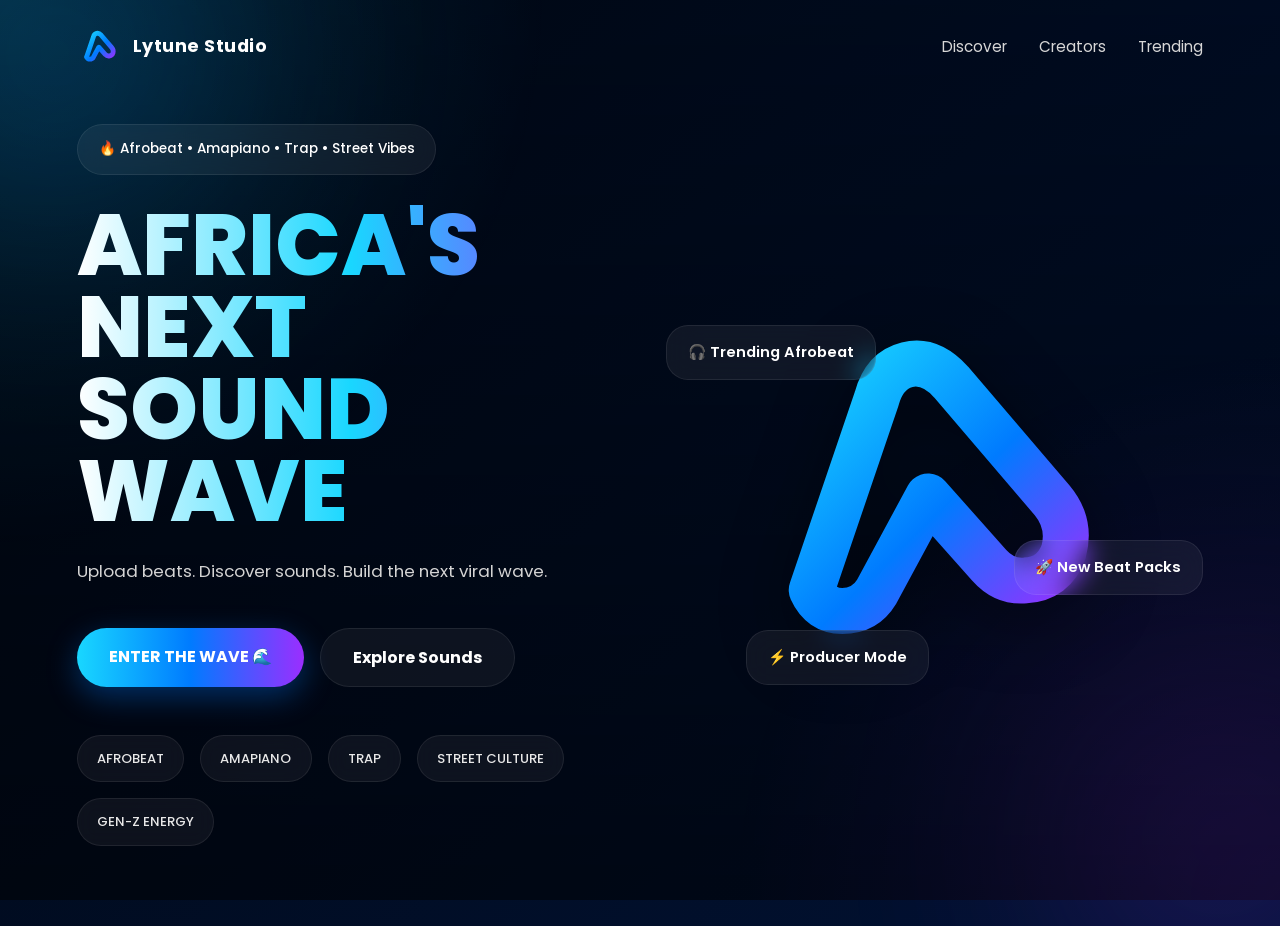
<file: index.html>
<!DOCTYPE html>
<html lang="en">
<head>
  <meta charset="UTF-8" />
  <meta name="viewport" content="width=device-width, initial-scale=1.0" />

  <title>Lytune Studio</title> 
  <link rel="icon" type="image/svg+xml" href="assets/images/logo.svg">
  <link rel="alternate icon" type="image/png" href="assets/images/logo.png">
  <link href="https://fonts.googleapis.com/css2?family=Poppins:wght@300;400;500;600;700;800&display=swap" rel="stylesheet">
  <link rel="stylesheet" href="style.css">
</head>

<body>

  <!-- Background Effects -->
  <div class="bg-blur blur1"></div>
  <div class="bg-blur blur2"></div>
  <div class="noise"></div>

  <!-- HEADER -->
  <header class="topbar">

    <div class="brand">

      <div class="mini-logo">

        <svg viewBox="0 0 220 220" xmlns="http://www.w3.org/2000/svg">

          <defs>
            <linearGradient id="lytuneGradient1" x1="0%" y1="0%" x2="100%" y2="100%">
              <stop offset="0%" stop-color="#19D7FF"/>
              <stop offset="55%" stop-color="#007BFF"/>
              <stop offset="100%" stop-color="#9B2EFF"/>
            </linearGradient>
          </defs>

          <path
            d="M48 165 L82 65 Q86 50 98 47 Q110 44 121 56 L174 118 Q184 130 180 145 Q175 159 160 160 Q149 161 141 152 L109 116 L82 166 Q76 176 64 176 Q53 176 48 165"
            fill="none"
            stroke="url(#lytuneGradient1)"
            stroke-width="24"
            stroke-linecap="round"
            stroke-linejoin="round"
          />

        </svg>

      </div>

      <span>Lytune Studio</span>

    </div>

    <nav>
      <a href="#">Discover</a>
      <a href="#">Creators</a>
      <a href="#">Trending</a>
    </nav>

  </header>

  <!-- HERO -->
  <section class="hero">

    <div class="hero-content">

      <div class="hero-badge">
        🔥 Afrobeat • Amapiano • Trap • Street Vibes
      </div>

      <h1>
        AFRICA'S
        <span>NEXT SOUND</span>
        <span>WAVE</span>
      </h1>

      <p>
        Upload beats. Discover sounds.
        Build the next viral wave.
      </p>

      <div class="hero-buttons">
        <a href="home.html" class="main-btn">
          ENTER THE WAVE 🌊
        </a>

        <a href="#" class="ghost-btn">
          Explore Sounds
        </a>
      </div>

      <div class="vibe-strip">
        <span>AFROBEAT</span>
        <span>AMAPIANO</span>
        <span>TRAP</span>
        <span>STREET CULTURE</span>
        <span>GEN-Z ENERGY</span>
      </div>

    </div>

    <!-- RIGHT VISUAL -->

    <div class="hero-visual">

      <div class="main-logo">

        <svg viewBox="0 0 220 220" xmlns="http://www.w3.org/2000/svg">

          <defs>
            <linearGradient id="lytuneGradient2" x1="0%" y1="0%" x2="100%" y2="100%">
              <stop offset="0%" stop-color="#19D7FF"/>
              <stop offset="55%" stop-color="#007BFF"/>
              <stop offset="100%" stop-color="#9B2EFF"/>
            </linearGradient>
          </defs>

          <path
            d="M48 165 L82 65 Q86 50 98 47 Q110 44 121 56 L174 118 Q184 130 180 145 Q175 159 160 160 Q149 161 141 152 L109 116 L82 166 Q76 176 64 176 Q53 176 48 165"
            fill="none"
            stroke="url(#lytuneGradient2)"
            stroke-width="24"
            stroke-linecap="round"
            stroke-linejoin="round"
          />

        </svg>

      </div>

      <div class="floating-card card1">
        🎧 Trending Afrobeat
      </div>

      <div class="floating-card card2">
        🚀 New Beat Packs
      </div>

      <div class="floating-card card3">
        ⚡ Producer Mode
      </div>

    </div>

  </section>

</body>
</html>
</file>
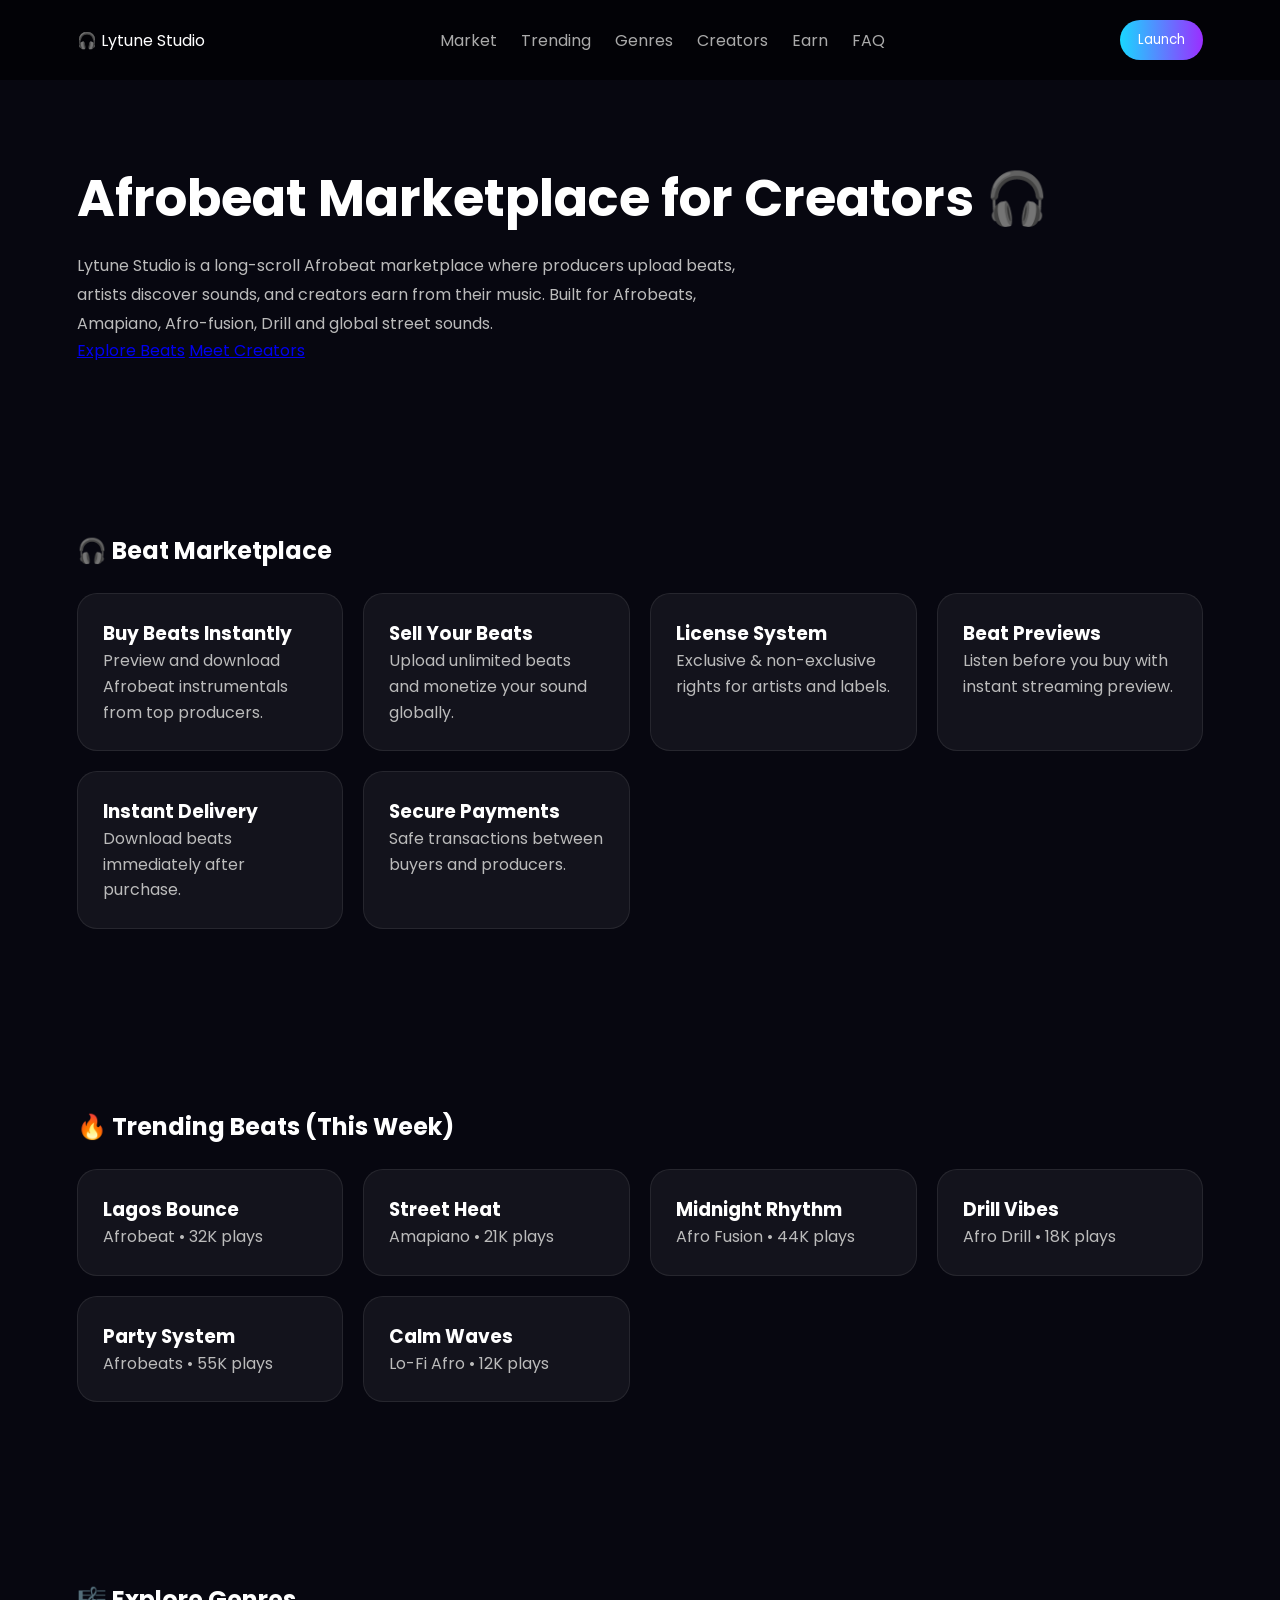
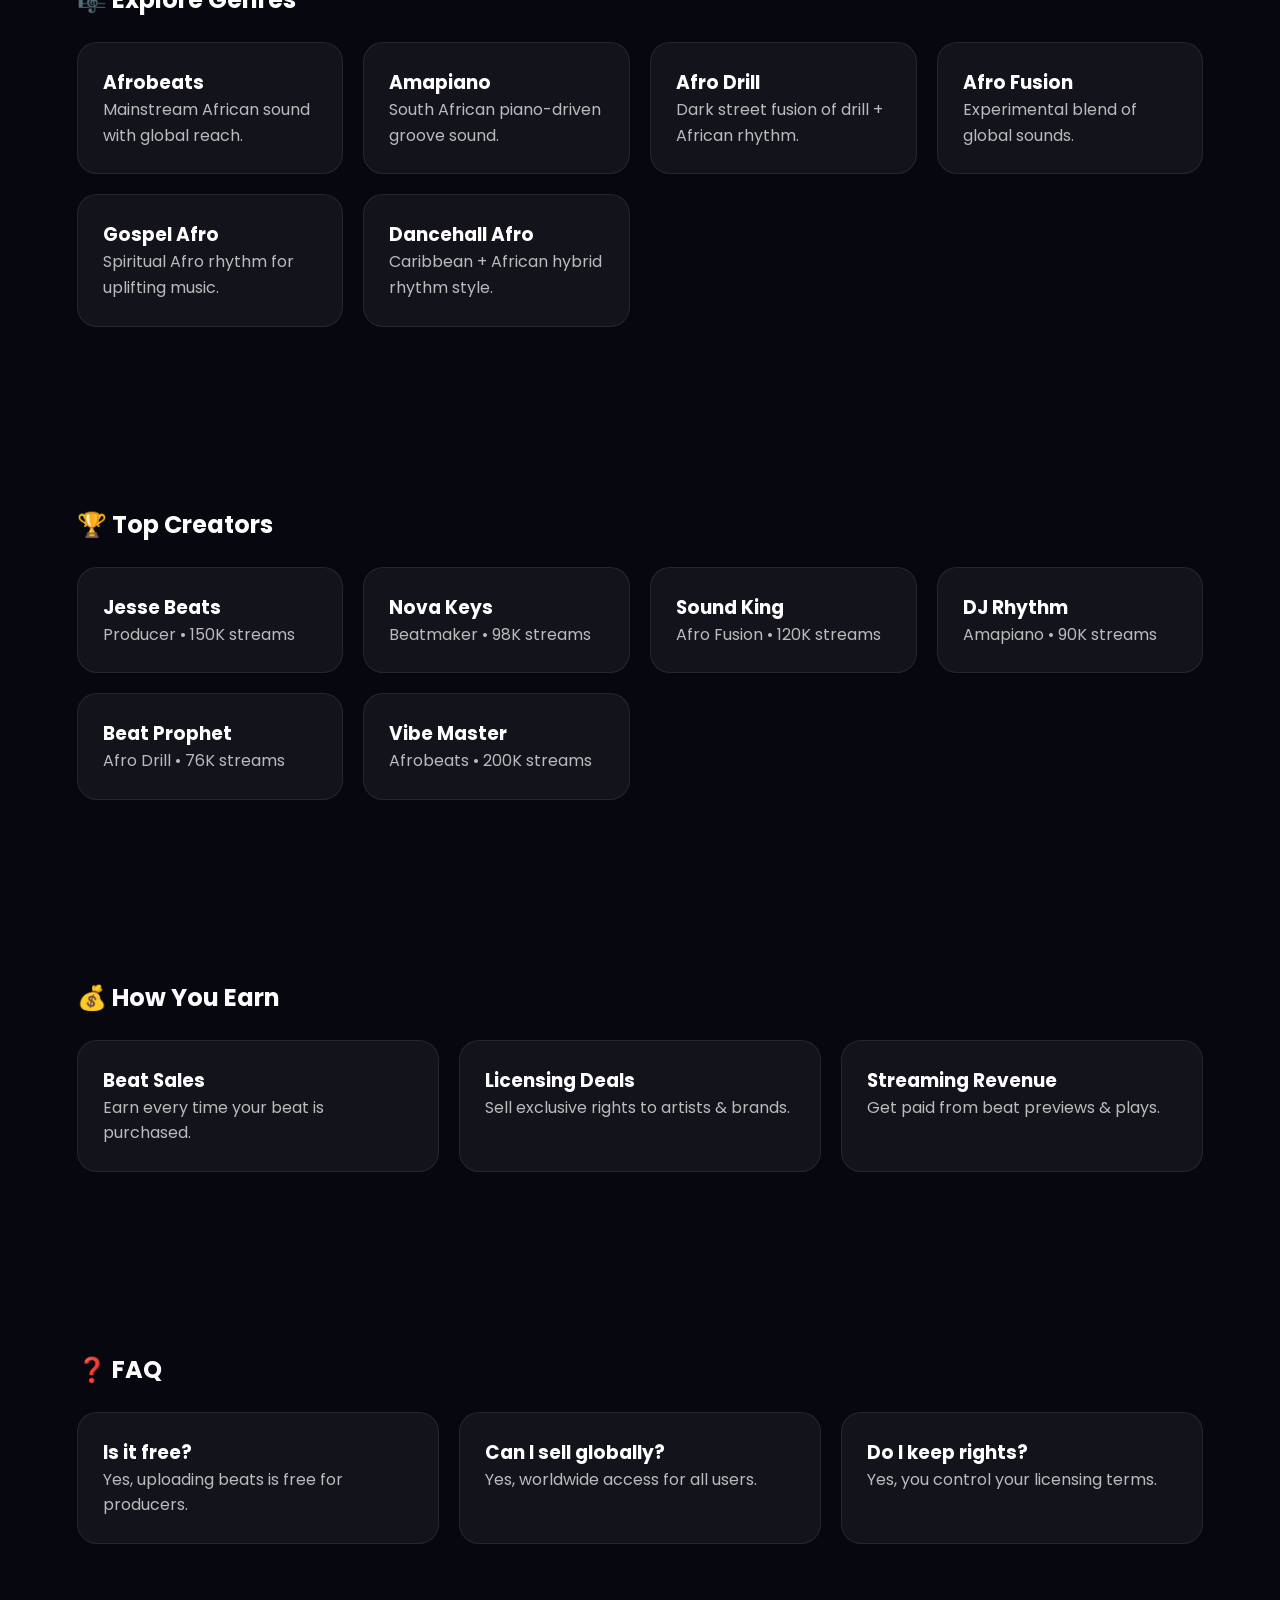
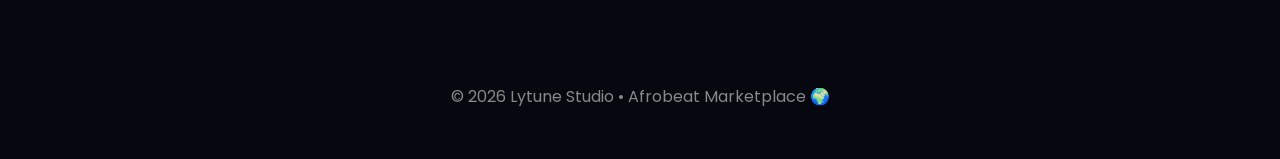
<file: home.html>
<!DOCTYPE html>
<html lang="en">
<head>
  <meta charset="UTF-8">
  <meta name="viewport" content="width=device-width, initial-scale=1.0">
  <title>Lytune Studio</title>

  <link rel="stylesheet" href="home.css">
  <link href="https://fonts.googleapis.com/css2?family=Poppins:wght@300;400;500;600;700;800&display=swap" rel="stylesheet">
</head>

<body>

<header class="nav">
  <div class="logo">🎧 Lytune Studio</div>

  <nav>
    <a href="#market">Market</a>
    <a href="#trending">Trending</a>
    <a href="#genres">Genres</a>
    <a href="#creators">Creators</a>
    <a href="#earn">Earn</a>
    <a href="#faq">FAQ</a>
  </nav>

  <button onclick="document.getElementById('market').scrollIntoView()">
    Launch
  </button>
</header>

<!-- HERO -->
<section class="hero">

  <h1>Afrobeat Marketplace for Creators 🎧</h1>

  <p>
    Lytune Studio is a long-scroll Afrobeat marketplace where producers upload beats,
    artists discover sounds, and creators earn from their music. Built for Afrobeats,
    Amapiano, Afro-fusion, Drill and global street sounds.
  </p>

  <div class="buttons">
    <a href="#market" class="primary">Explore Beats</a>
    <a href="#creators" class="secondary">Meet Creators</a>
  </div>

</section>

<!-- MARKETPLACE -->
<section id="market" class="section">

  <h2>🎧 Beat Marketplace</h2>

  <div class="grid">

    <div class="card">
      <h3>Buy Beats Instantly</h3>
      <p>Preview and download Afrobeat instrumentals from top producers.</p>
    </div>

    <div class="card">
      <h3>Sell Your Beats</h3>
      <p>Upload unlimited beats and monetize your sound globally.</p>
    </div>

    <div class="card">
      <h3>License System</h3>
      <p>Exclusive & non-exclusive rights for artists and labels.</p>
    </div>

    <div class="card">
      <h3>Beat Previews</h3>
      <p>Listen before you buy with instant streaming preview.</p>
    </div>

    <div class="card">
      <h3>Instant Delivery</h3>
      <p>Download beats immediately after purchase.</p>
    </div>

    <div class="card">
      <h3>Secure Payments</h3>
      <p>Safe transactions between buyers and producers.</p>
    </div>

  </div>

</section>

<!-- TRENDING -->
<section id="trending" class="section">

  <h2>🔥 Trending Beats (This Week)</h2>

  <div class="grid">

    <div class="card"><h3>Lagos Bounce</h3><p>Afrobeat • 32K plays</p></div>
    <div class="card"><h3>Street Heat</h3><p>Amapiano • 21K plays</p></div>
    <div class="card"><h3>Midnight Rhythm</h3><p>Afro Fusion • 44K plays</p></div>
    <div class="card"><h3>Drill Vibes</h3><p>Afro Drill • 18K plays</p></div>
    <div class="card"><h3>Party System</h3><p>Afrobeats • 55K plays</p></div>
    <div class="card"><h3>Calm Waves</h3><p>Lo-Fi Afro • 12K plays</p></div>

  </div>

</section>

<!-- GENRES -->
<section id="genres" class="section">

  <h2>🎼 Explore Genres</h2>

  <div class="grid">

    <div class="card"><h3>Afrobeats</h3><p>Mainstream African sound with global reach.</p></div>
    <div class="card"><h3>Amapiano</h3><p>South African piano-driven groove sound.</p></div>
    <div class="card"><h3>Afro Drill</h3><p>Dark street fusion of drill + African rhythm.</p></div>
    <div class="card"><h3>Afro Fusion</h3><p>Experimental blend of global sounds.</p></div>
    <div class="card"><h3>Gospel Afro</h3><p>Spiritual Afro rhythm for uplifting music.</p></div>
    <div class="card"><h3>Dancehall Afro</h3><p>Caribbean + African hybrid rhythm style.</p></div>

  </div>

</section>

<!-- CREATORS -->
<section id="creators" class="section">

  <h2>🏆 Top Creators</h2>

  <div class="grid">

    <div class="card"><h3>Jesse Beats</h3><p>Producer • 150K streams</p></div>
    <div class="card"><h3>Nova Keys</h3><p>Beatmaker • 98K streams</p></div>
    <div class="card"><h3>Sound King</h3><p>Afro Fusion • 120K streams</p></div>
    <div class="card"><h3>DJ Rhythm</h3><p>Amapiano • 90K streams</p></div>
    <div class="card"><h3>Beat Prophet</h3><p>Afro Drill • 76K streams</p></div>
    <div class="card"><h3>Vibe Master</h3><p>Afrobeats • 200K streams</p></div>

  </div>

</section>

<!-- EARN -->
<section id="earn" class="section">

  <h2>💰 How You Earn</h2>

  <div class="grid">

    <div class="card"><h3>Beat Sales</h3><p>Earn every time your beat is purchased.</p></div>
    <div class="card"><h3>Licensing Deals</h3><p>Sell exclusive rights to artists & brands.</p></div>
    <div class="card"><h3>Streaming Revenue</h3><p>Get paid from beat previews & plays.</p></div>

  </div>

</section>

<!-- FAQ -->
<section id="faq" class="section">

  <h2>❓ FAQ</h2>

  <div class="grid">

    <div class="card"><h3>Is it free?</h3><p>Yes, uploading beats is free for producers.</p></div>
    <div class="card"><h3>Can I sell globally?</h3><p>Yes, worldwide access for all users.</p></div>
    <div class="card"><h3>Do I keep rights?</h3><p>Yes, you control your licensing terms.</p></div>

  </div>

</section>

<footer>
  © 2026 Lytune Studio • Afrobeat Marketplace 🌍
</footer>

</body>
</html>
</file>
<file: style.css>
:root{
      color-scheme:dark;

      --bg-1:#020617;
      --bg-2:#04167a;
      --bg-3:#02153e;
      --bg-4:#000814;

      --accent-1:#19D7FF;
      --accent-2:#007BFF;
      --accent-3:#9B2EFF;

      --white:#ffffff;
    }

    *{
      margin:0;
      padding:0;
      box-sizing:border-box;
      font-family:'Poppins',sans-serif;
    }

    html{
      scroll-behavior:smooth;
    }

    body{
      min-height:100vh;
      overflow:hidden;

      display:flex;
      flex-direction:column;

      background:
      linear-gradient(
        -45deg,
        var(--bg-1),
        var(--bg-2),
        var(--bg-3),
        var(--bg-4)
      );

      background-size:400% 400%;
      animation:bgMove 10s ease infinite;

      color:white;

      position:relative;
    }

    body::before{
      content:"";

      position:fixed;
      inset:0;

      background:
      radial-gradient(circle at top left, rgba(25,215,255,.18), transparent 35%),
      radial-gradient(circle at bottom right, rgba(155,46,255,.18), transparent 35%);

      pointer-events:none;
    }

    body::after{
      content:"";

      position:fixed;
      inset:0;

      background:
      linear-gradient(
        to bottom,
        rgba(0,0,0,.15),
        rgba(0,0,0,.5)
      );

      pointer-events:none;
    }

    .noise{
      position:fixed;
      inset:0;

      opacity:.03;

      background-image:url('https://www.transparenttextures.com/patterns/asfalt-light.png');

      pointer-events:none;
    }

    .bg-blur{
      position:fixed;
      border-radius:50%;
      filter:blur(120px);
      z-index:-1;
    }

    .blur1{
      width:350px;
      height:350px;

      background:#008cff;

      top:-120px;
      left:-120px;

      opacity:.25;
    }

    .blur2{
      width:320px;
      height:320px;

      background:#9B2EFF;

      bottom:-100px;
      right:-100px;

      opacity:.2;
    }

    /* HEADER */

    .topbar{
      width:100%;
      max-width:1300px;

      margin:auto;

      padding:1.5rem 6%;

      display:flex;
      justify-content:space-between;
      align-items:center;

      position:relative;
      z-index:10;
    }

    .brand{
      display:flex;
      align-items:center;
      gap:12px;

      font-size:1.1rem;
      font-weight:700;
      letter-spacing:.5px;
    }

    .mini-logo{
      width:44px;
      height:44px;
    }

    .mini-logo svg{
      width:100%;
      height:100%;
    }

    nav{
      display:flex;
      gap:2rem;
    }

    nav a{
      color:#d7d7d7;
      text-decoration:none;

      transition:.3s;
      font-size:.95rem;
    }

    nav a:hover{
      color:var(--accent-1);
    }

    /* HERO */

    .hero{
      flex:1;

      width:100%;
      max-width:1300px;

      margin:auto;

      display:grid;
      grid-template-columns:1fr 1fr;
      align-items:center;
      gap:2rem;

      padding:2rem 6% 5rem;

      position:relative;
      z-index:2;
    }

    .hero-content{
      max-width:650px;
    }

    .hero-badge{
      display:inline-flex;
      align-items:center;
      gap:.6rem;

      padding:.9rem 1.3rem;

      border-radius:999px;

      background:rgba(255,255,255,.06);

      border:1px solid rgba(255,255,255,.08);

      backdrop-filter:blur(12px);

      margin-bottom:1.8rem;

      font-size:.85rem;
      font-weight:500;
    }

    .hero h1{
      font-size:5.4rem;
      line-height:.95;

      font-weight:800;

      margin-bottom:1.5rem;

      background:
      linear-gradient(
        90deg,
        #ffffff,
        #19D7FF,
        #9B2EFF
      );

      -webkit-background-clip:text;
      background-clip:text;
      -webkit-text-fill-color:transparent;
    }

    .hero h1 span{
      display:block;
    }

    .hero p{
      font-size:1.05rem;
      line-height:1.9;

      color:#d4d4d4;

      max-width:520px;
    }

    .hero-buttons{
      margin-top:2.5rem;

      display:flex;
      gap:1rem;
      flex-wrap:wrap;
    }

    .main-btn,
    .ghost-btn{
      padding:1rem 2rem;

      border-radius:999px;

      text-decoration:none;

      font-weight:700;

      transition:.3s ease;
    }

    .main-btn{
      background:
      linear-gradient(
        90deg,
        #19D7FF,
        #007BFF,
        #9B2EFF
      );

      color:white;

      box-shadow:0 10px 30px rgba(0,123,255,.35);
    }

    .main-btn:hover{
      transform:translateY(-5px) scale(1.02);
    }

    .ghost-btn{
      background:rgba(255,255,255,.05);

      border:1px solid rgba(255,255,255,.08);

      color:white;
    }

    .ghost-btn:hover{
      background:rgba(255,255,255,.09);
    }

    /* VIBE STRIP */

    .vibe-strip{
      margin-top:3rem;

      display:flex;
      gap:1rem;
      flex-wrap:wrap;
    }

    .vibe-strip span{
      padding:.8rem 1.2rem;

      border-radius:999px;

      background:rgba(255,255,255,.05);

      border:1px solid rgba(255,255,255,.08);

      backdrop-filter:blur(10px);

      font-size:.82rem;
      font-weight:500;

      color:#e8e8e8;
    }

    /* HERO VISUAL */

    .hero-visual{
      position:relative;

      display:flex;
      justify-content:center;
      align-items:center;
    }

    .main-logo{
      width:420px;
      height:420px;

      animation:floatLogo 4s ease-in-out infinite;
    }

    .main-logo svg{
      width:100%;
      height:100%;

      filter:drop-shadow(0 18px 35px rgba(0,0,0,.45));
    }

    .floating-card{
      position:absolute;

      padding:1rem 1.3rem;

      border-radius:22px;

      background:rgba(255,255,255,.06);

      border:1px solid rgba(255,255,255,.08);

      backdrop-filter:blur(14px);

      font-size:.92rem;
      font-weight:600;

      color:white;

      animation:floatCard 5s ease-in-out infinite;
    }

    .card1{
      top:50px;
      left:10px;
    }

    .card2{
      right:0;
      bottom:100px;
      animation-delay:1s;
    }

    .card3{
      bottom:10px;
      left:90px;
      animation-delay:2s;
    }

    /* ANIMATIONS */

    @keyframes bgMove{

      0%{
        background-position:0% 50%;
      }

      50%{
        background-position:100% 50%;
      }

      100%{
        background-position:0% 50%;
      }

    }

    @keyframes floatLogo{

      0%{
        transform:translateY(0px);
      }

      50%{
        transform:translateY(-18px);
      }

      100%{
        transform:translateY(0px);
      }

    }

    @keyframes floatCard{

      0%{
        transform:translateY(0px);
      }

      50%{
        transform:translateY(-10px);
      }

      100%{
        transform:translateY(0px);
      }

    }

    /* MOBILE */

    @media(max-width:980px){

      body{
        overflow-y:auto;
      }

      .hero{
        grid-template-columns:1fr;

        text-align:center;

        padding-top:1rem;
      }

      .hero-content{
        margin:auto;
      }

      .hero p{
        margin:auto;
      }

      .hero-buttons{
        justify-content:center;
      }

      .vibe-strip{
        justify-content:center;
      }

      .hero h1{
        font-size:4rem;
      }

      nav{
        display:none;
      }

      .floating-card{
        display:none;
      }

    }

    @media(max-width:768px){

      .hero{
        padding-bottom:4rem;
      }

      .hero h1{
        font-size:3rem;
      }

      .hero p{
        font-size:.95rem;
      }

      .main-logo{
        width:250px;
        height:250px;
      }

      .hero-badge{
        font-size:.75rem;
      }

      .main-btn,
      .ghost-btn{
        width:100%;
      }

    }
</file>
<file: home.css>
*{
  margin:0;
  padding:0;
  box-sizing:border-box;
  font-family:Poppins;
}

body{
  background:#070710;
  color:white;
}

/* NAV */
.nav{
  display:flex;
  justify-content:space-between;
  align-items:center;
  padding:20px 6%;
  position:sticky;
  top:0;
  background:rgba(0,0,0,.6);
  backdrop-filter:blur(12px);
}

nav a{
  margin:0 10px;
  color:#aaa;
  text-decoration:none;
}

nav a:hover{
  color:#19D7FF;
}

button{
  padding:10px 18px;
  border:none;
  border-radius:30px;
  background:linear-gradient(90deg,#19D7FF,#9B2EFF);
  color:white;
  cursor:pointer;
}

/* HERO */
.hero{
  padding:80px 6%;
}

.hero h1{
  font-size:3.2rem;
  margin-bottom:15px;
}

.hero p{
  color:#bbb;
  line-height:1.8;
  max-width:700px;
}

/* SECTIONS */
.section{
  padding:90px 6%;
}

.section h2{
  margin-bottom:25px;
}

.grid{
  display:grid;
  grid-template-columns:repeat(auto-fit,minmax(250px,1fr));
  gap:20px;
}

.card{
  background:rgba(255,255,255,.05);
  padding:25px;
  border-radius:20px;
  border:1px solid rgba(255,255,255,.08);
}

.card p{
  color:#bbb;
  line-height:1.6;
}

/* FOOTER */
footer{
  text-align:center;
  padding:50px;
  color:#888;
}
</file>
